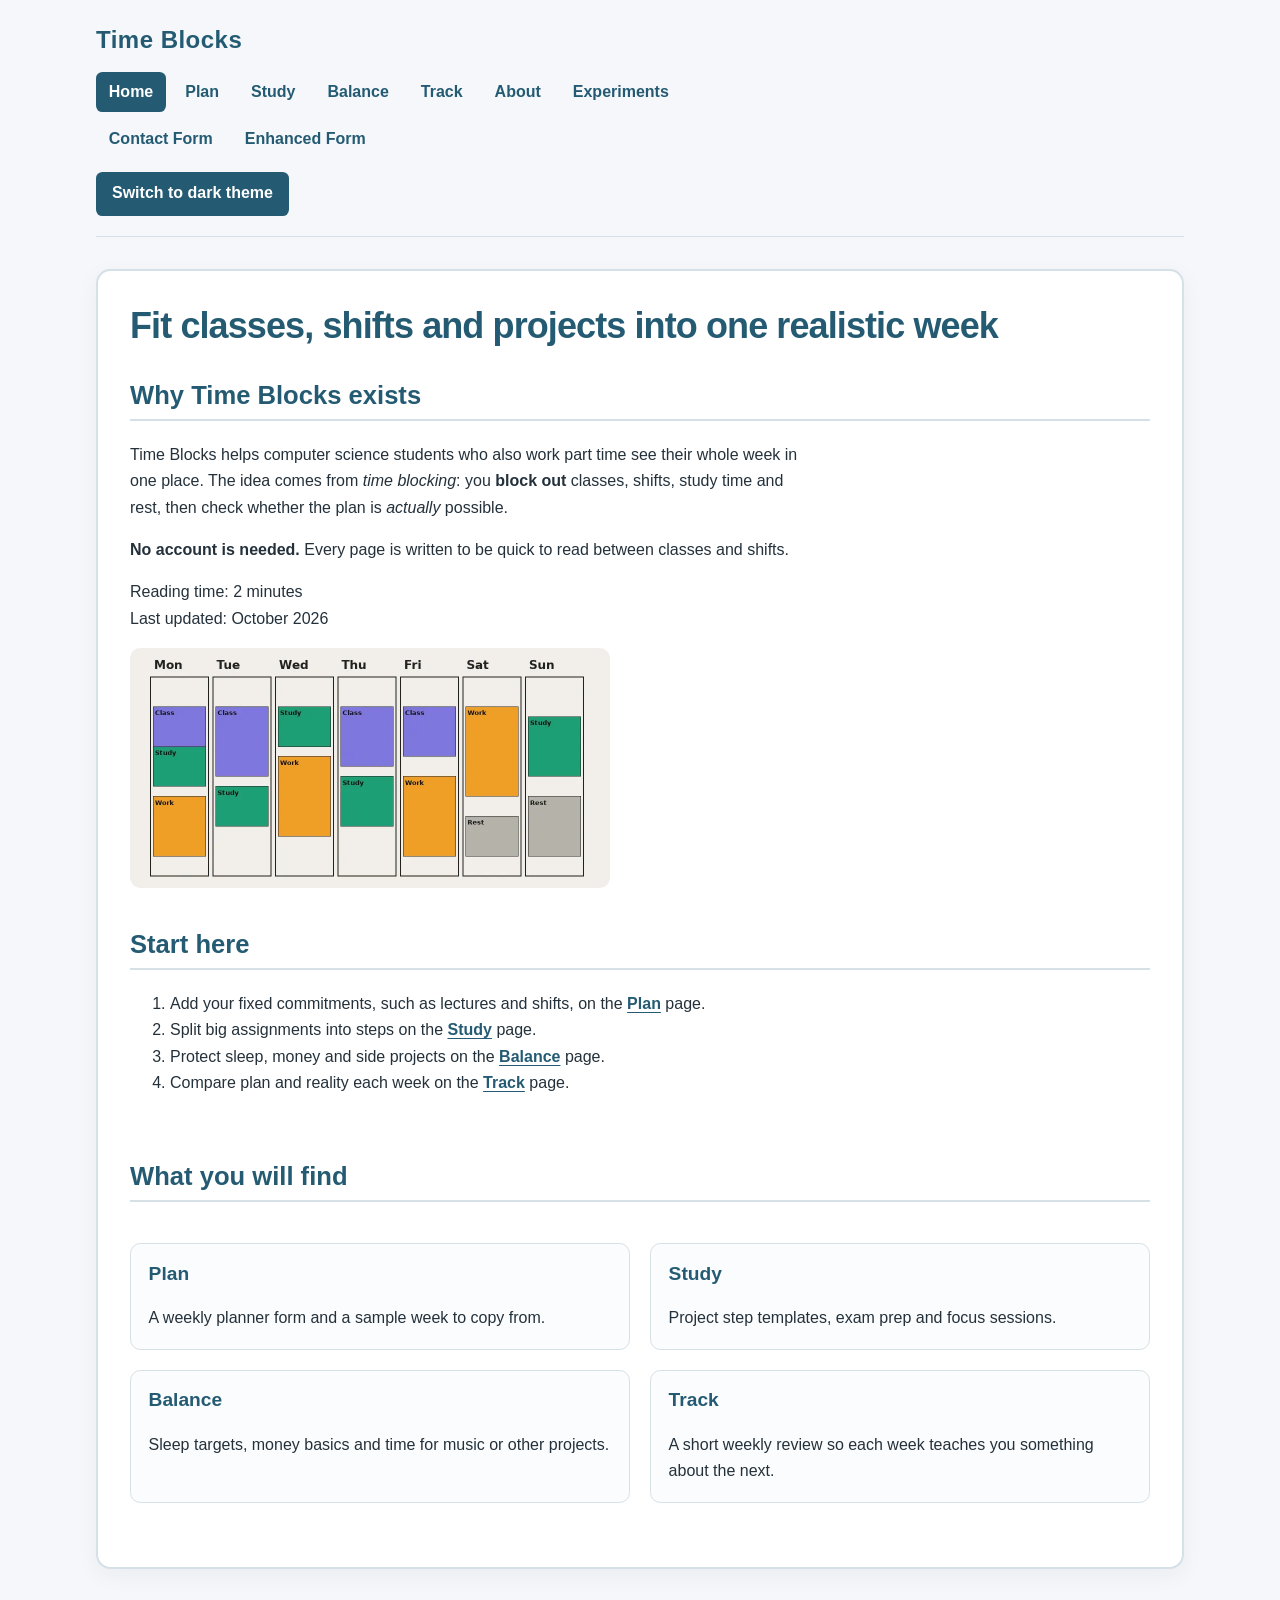
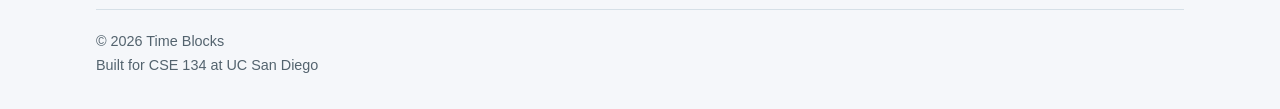
<file: part2/index.html>
<!DOCTYPE html>
<html lang="en">
<head>
<meta charset="utf-8">
<meta name="viewport" content="width=device-width, initial-scale=1">
<meta name="description" content="Time Blocks helps computer science students who work part time plan one realistic week.">
<title>Home | Time Blocks</title>
<link rel="stylesheet" href="styles.css">
<script async src="https://www.googletagmanager.com/gtag/js?id=G-XXXXXXXXXX"></script>
<script src="js/hello-world.js" defer></script>
<script src="theme.js"></script>
</head>
<body>
<header>
<p><b>Time Blocks</b></p>
<nav aria-label="Main">
<ul>
<li><a href="index.html" aria-current="page">Home</a></li>
<li><a href="plan.html">Plan</a></li>
<li><a href="study.html">Study</a></li>
<li><a href="balance.html">Balance</a></li>
<li><a href="track.html">Track</a></li>
<li><a href="about.html">About</a></li>
<li><a href="experiments.html">Experiments</a></li>
<li><a href="form-no-js.html">Contact Form</a></li>
<li><a href="form-with-js.html">Enhanced Form</a></li>
</ul>
</nav>
</header>
<main>
<h1>Fit classes, shifts and projects into one realistic week</h1>
<noscript>
<p>This site is plain HTML and works without JavaScript.</p>
</noscript>
<section>
<h2>Why Time Blocks exists</h2>
<p>Time Blocks helps computer science students who also work part time see their whole week in one place. The idea comes from <i>time blocking</i>: you <b>block out</b> classes, shifts, study time and rest, then check whether the plan is <em>actually</em> possible.</p>
<p><strong>No account is needed.</strong> Every page is written to be quick to read between classes and shifts.</p>
<p><span>Reading time: 2 minutes</span><br>
Last updated: October 2026</p>
<picture>
<source srcset="images/hero.webp" type="image/webp">
<img src="images/hero.jpg" alt="A sample weekly planner with color-coded blocks for class, work, study and rest" width="480" height="240">
</picture>
</section>
<section>
<h2>Start here</h2>
<ol>
<li>Add your fixed commitments, such as lectures and shifts, on the <a href="plan.html">Plan</a> page.</li>
<li>Split big assignments into steps on the <a href="study.html">Study</a> page.</li>
<li>Protect sleep, money and side projects on the <a href="balance.html">Balance</a> page.</li>
<li>Compare plan and reality each week on the <a href="track.html">Track</a> page.</li>
</ol>
</section>
<section class="card-grid">
<h2>What you will find</h2>
<article>
<h3>Plan</h3>
<p>A weekly planner form and a sample week to copy from.</p>
</article>
<article>
<h3>Study</h3>
<p>Project step templates, exam prep and focus sessions.</p>
</article>
<article>
<h3>Balance</h3>
<p>Sleep targets, money basics and time for music or other projects.</p>
</article>
<article>
<h3>Track</h3>
<p>A short weekly review so each week teaches you something about the next.</p>
</article>
</section>
</main>
<footer>
<p>&copy; 2026 Time Blocks<br>
Built for CSE 134 at UC San Diego</p>
<hello-world></hello-world>
</footer>
</body>
</html>
</file>
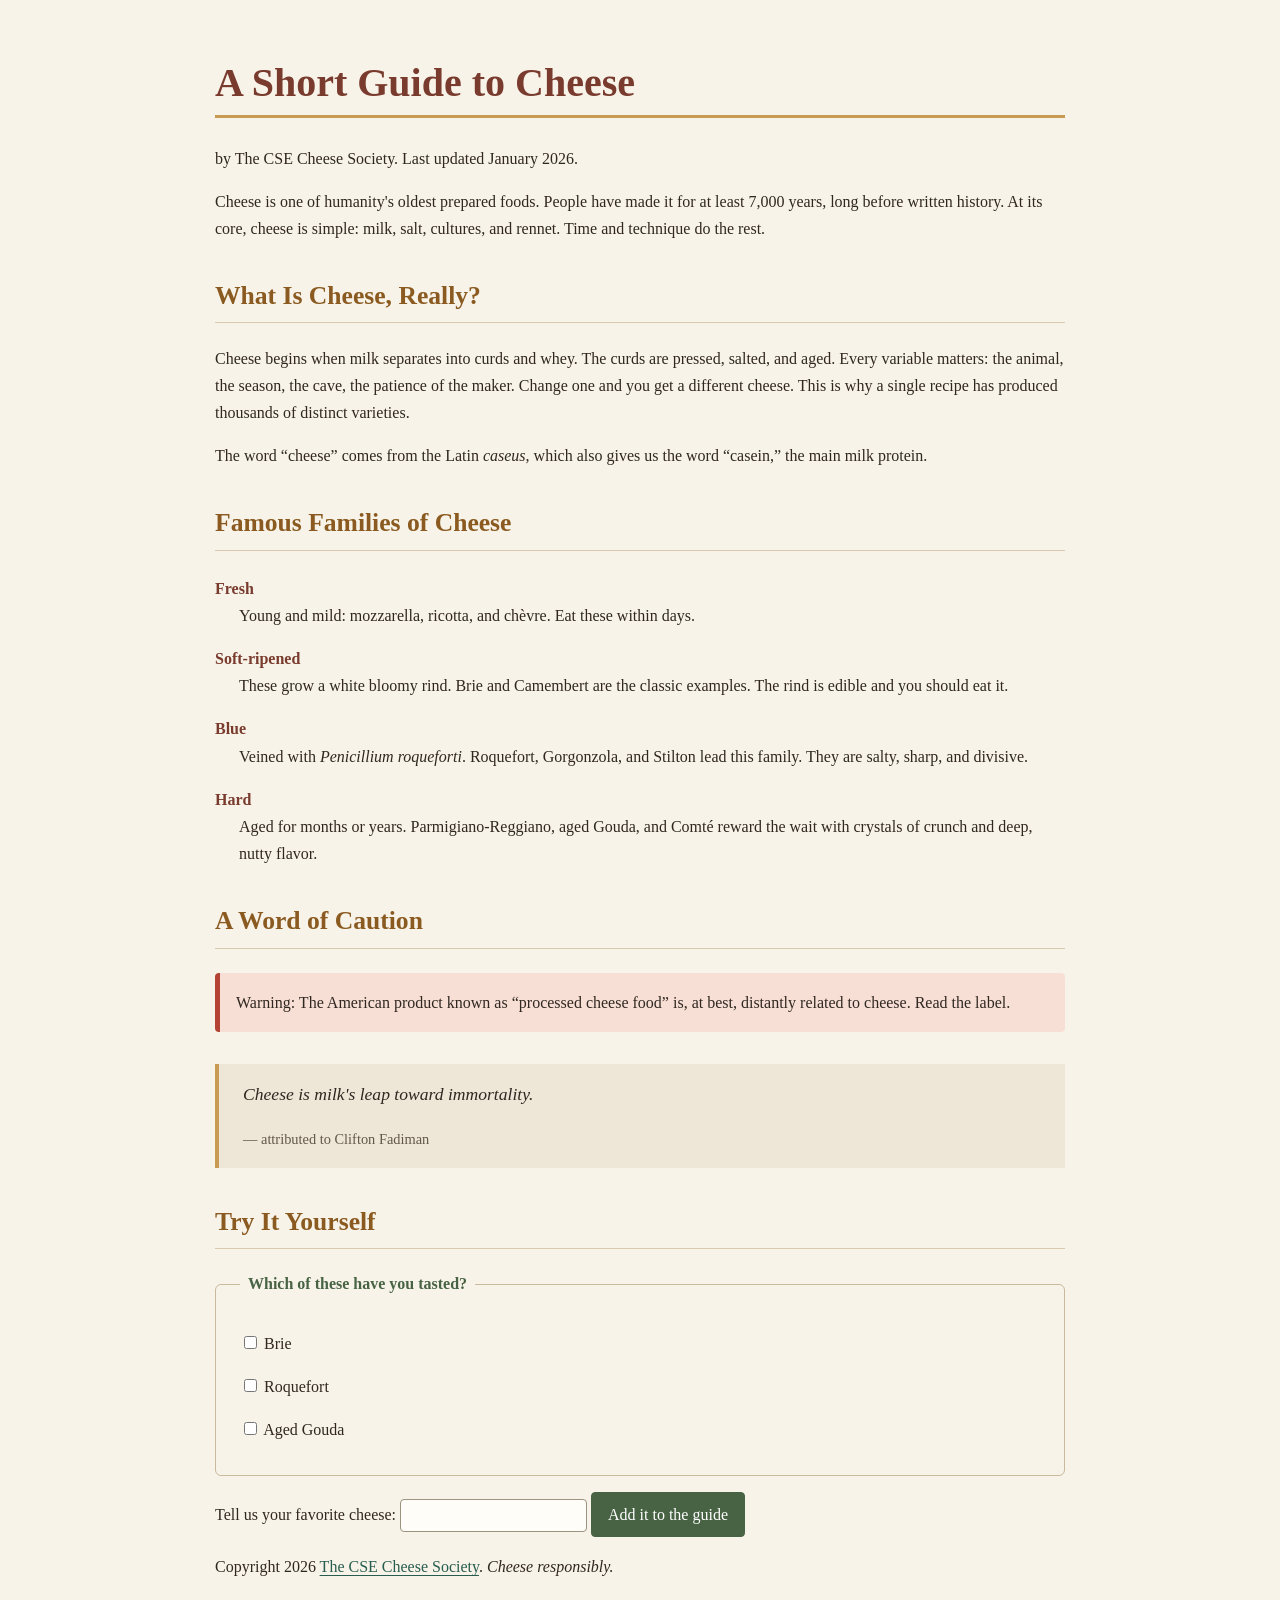
<file: part1/cheese.html>
<!DOCTYPE html>
<html lang="en">
<head>
  <meta charset="UTF-8">
  <meta name="viewport" content="width=device-width, initial-scale=1">
  <title>A Short Guide to Cheese</title>
  <link rel="stylesheet" href="cheese.css">
</head>
<body>
  <header>
    <h1>A Short Guide to Cheese</h1>
    <p>by The CSE Cheese Society. Last updated <time datetime="2026-01">January 2026</time>.</p>
  </header>

  <main>
    <article>
      <p>Cheese is one of humanity's oldest prepared foods. People have made
      it for at least 7,000 years, long before written history. At its core,
      cheese is simple: milk, salt, cultures, and rennet. Time and technique
      do the rest.</p>

      <section>
        <h2>What Is Cheese, Really?</h2>
        <p>Cheese begins when milk separates into curds and whey. The curds
        are pressed, salted, and aged. Every variable matters: the animal,
        the season, the cave, the patience of the maker. Change one and you
        get a different cheese. This is why a single recipe has produced
        thousands of distinct varieties.</p>
        <p>The word <q>cheese</q> comes from the Latin
        <span class="latin" lang="la">caseus</span>, which also gives us the word
        <q>casein,</q> the main milk protein.</p>
      </section>

      <section>
        <h2>Famous Families of Cheese</h2>

        <dl>
          <dt>Fresh</dt>
          <dd>Young and mild: mozzarella, ricotta, and
          <span lang="fr">chèvre</span>. Eat these within days.</dd>

          <dt>Soft-ripened</dt>
          <dd>These grow a white bloomy rind. Brie and Camembert are the
          classic examples. The rind is edible and you should eat it.</dd>

          <dt>Blue</dt>
          <dd>Veined with <span class="latin" lang="la">Penicillium
          roqueforti</span>. Roquefort, Gorgonzola, and Stilton lead this
          family. They are salty, sharp, and divisive.</dd>

          <dt>Hard</dt>
          <dd>Aged for months or years. Parmigiano-Reggiano, aged Gouda,
          and <span lang="fr">Comté</span> reward the wait with crystals
          of crunch and deep, nutty flavor.</dd>
        </dl>
      </section>

      <section>
        <h2>A Word of Caution</h2>
        <p id="warning">Warning: The American product known as
        <q>processed cheese food</q> is, at best, distantly related to
        cheese. Read the label.</p>

        <blockquote>
          <p>Cheese is milk's leap toward immortality.</p>
          <footer>— attributed to Clifton Fadiman</footer>
        </blockquote>
      </section>

      <section>
        <h2>Try It Yourself</h2>
        <form>
          <fieldset>
            <legend>Which of these have you tasted?</legend>
            <p><input type="checkbox" id="c-brie" name="tasted" value="brie">
               <label for="c-brie">Brie</label></p>
            <p><input type="checkbox" id="c-roquefort" name="tasted" value="roquefort">
               <label for="c-roquefort">Roquefort</label></p>
            <p><input type="checkbox" id="c-gouda" name="tasted" value="gouda">
               <label for="c-gouda">Aged Gouda</label></p>
          </fieldset>
          <p>
            <label for="fav">Tell us your favorite cheese:</label>
            <input type="text" id="fav" name="favorite">
            <button type="submit">Add it to the guide</button>
          </p>
        </form>
      </section>
    </article>
  </main>
  <footer>
    <p>Copyright 2026 <a href="https://example.com/cheese-society">The CSE
    Cheese Society</a>. <em>Cheese responsibly.</em></p>
  </footer>
</body>
</html>
</file>
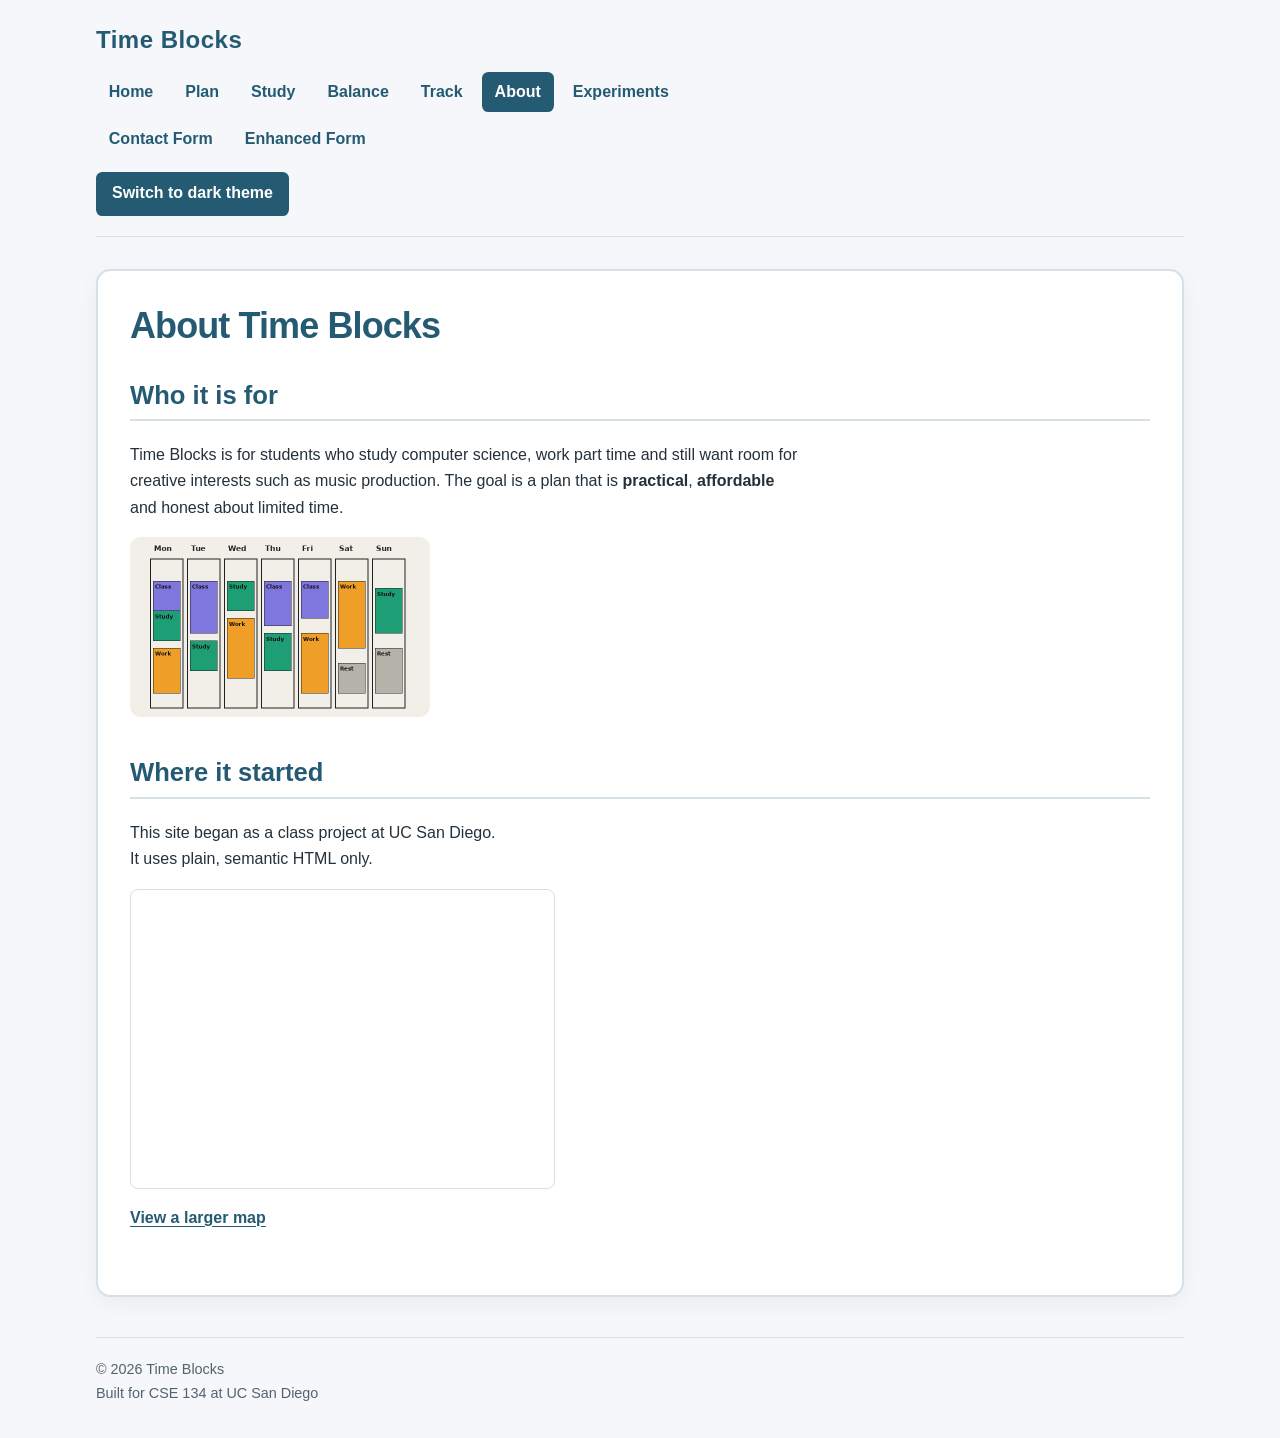
<file: part2/about.html>
<!DOCTYPE html>
<html lang="en">
<head>
<meta charset="utf-8">
<meta name="viewport" content="width=device-width, initial-scale=1">
<meta name="description" content="Who Time Blocks is for and where it comes from.">
<title>About | Time Blocks</title>
<link rel="stylesheet" href="styles.css">
<script src="theme.js"></script>
</head>
<body>
<header>
<p><b>Time Blocks</b></p>
<nav aria-label="Main">
<ul>
<li><a href="index.html">Home</a></li>
<li><a href="plan.html">Plan</a></li>
<li><a href="study.html">Study</a></li>
<li><a href="balance.html">Balance</a></li>
<li><a href="track.html">Track</a></li>
<li><a href="about.html" aria-current="page">About</a></li>
<li><a href="experiments.html">Experiments</a></li>
<li><a href="form-no-js.html">Contact Form</a></li>
<li><a href="form-with-js.html">Enhanced Form</a></li>
</ul>
</nav>
</header>
<main>
<h1>About Time Blocks</h1>
<section>
<h2>Who it is for</h2>
<p>Time Blocks is for students who study computer science, work part time and still want room for creative interests such as music production. The goal is a plan that is <b>practical</b>, <b>affordable</b> and honest about limited time.</p>
<img src="images/planner-preview.png" alt="Preview of a color-coded weekly planner" width="300" height="180">
</section>
<section>
<h2>Where it started</h2>
<p>This site began as a class project at UC San Diego.<br>
It uses plain, semantic HTML only.</p>
<iframe src="https://www.openstreetmap.org/export/embed.html?bbox=-117.2480%2C32.8690%2C-117.2280%2C32.8830&amp;layer=mapnik" title="Map of the UC San Diego campus" width="425" height="300" loading="lazy"></iframe>
<p><a href="https://www.openstreetmap.org/#map=15/32.8780/-117.2380">View a larger map</a></p>
</section>
</main>
<footer>
<p>&copy; 2026 Time Blocks<br>
Built for CSE 134 at UC San Diego</p>

</footer>
</body>
</html>
</file>
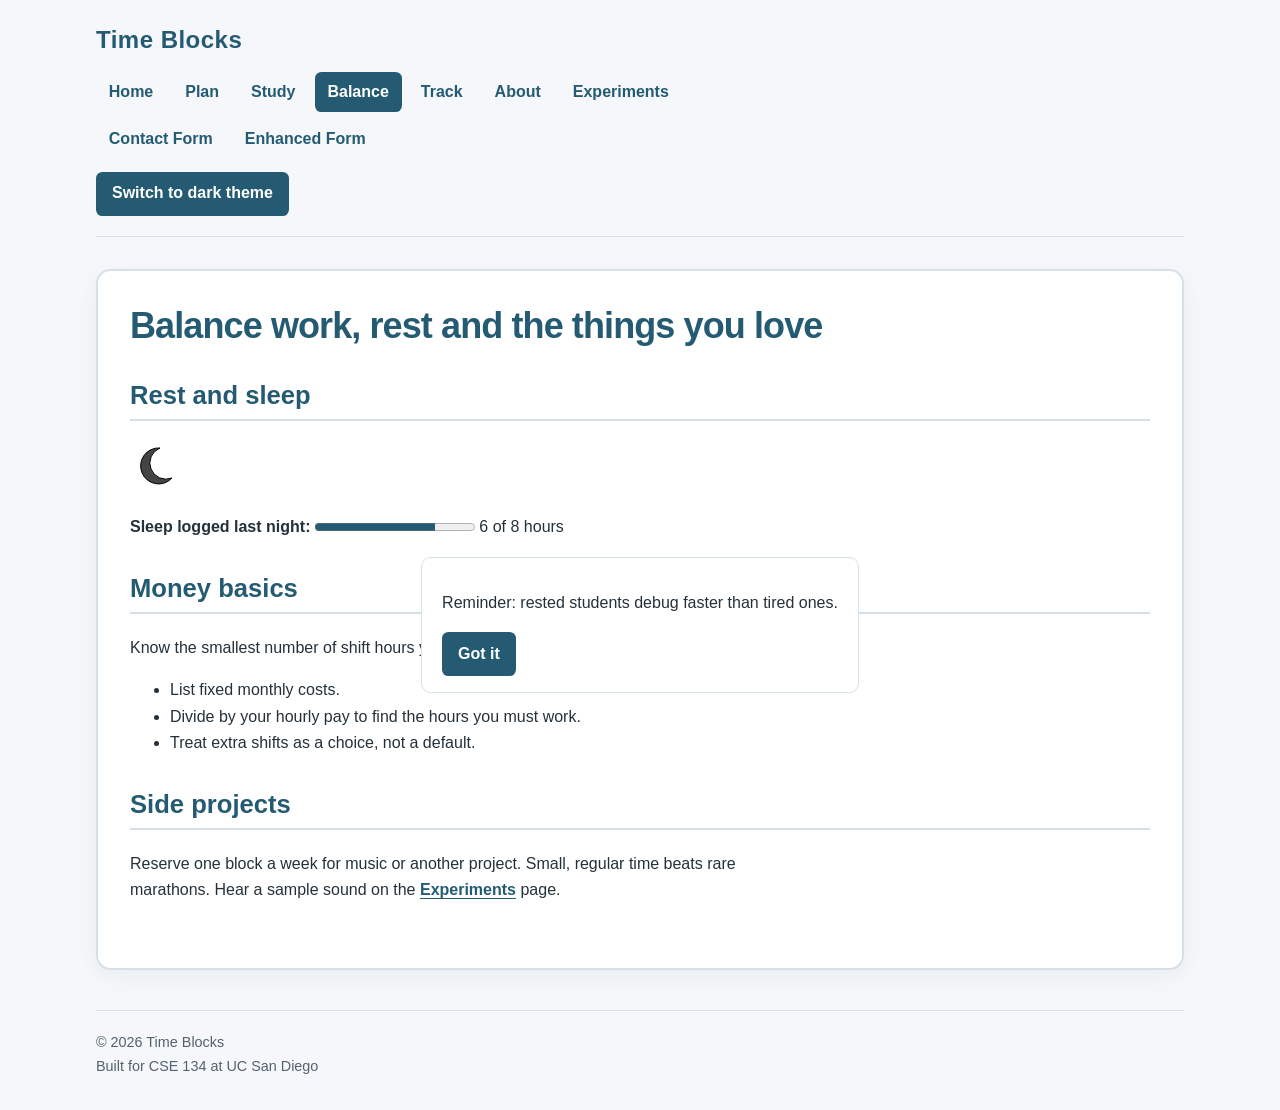
<file: part2/balance.html>
<!DOCTYPE html>
<html lang="en">
<head>
<meta charset="utf-8">
<meta name="viewport" content="width=device-width, initial-scale=1">
<meta name="description" content="Protect sleep, manage money and keep time for music and side projects.">
<title>Balance | Time Blocks</title>
<link rel="stylesheet" href="styles.css">
<script src="theme.js"></script>
</head>
<body>
<header>
<p><b>Time Blocks</b></p>
<nav aria-label="Main">
<ul>
<li><a href="index.html">Home</a></li>
<li><a href="plan.html">Plan</a></li>
<li><a href="study.html">Study</a></li>
<li><a href="balance.html" aria-current="page">Balance</a></li>
<li><a href="track.html">Track</a></li>
<li><a href="about.html">About</a></li>
<li><a href="experiments.html">Experiments</a></li>
<li><a href="form-no-js.html">Contact Form</a></li>
<li><a href="form-with-js.html">Enhanced Form</a></li>
</ul>
</nav>
</header>
<main>
<h1>Balance work, rest and the things you love</h1>
<section>
<h2>Rest and sleep</h2>
<svg width="48" height="48" viewBox="0 0 48 48" role="img" aria-labelledby="moon-title">
<title id="moon-title">Crescent moon</title>
<path d="M30 6a18 18 0 1 0 12 30A14 14 0 0 1 30 6z" fill="#444444" stroke="#000000" stroke-width="1"></path>
</svg>
<p><label for="sleep">Sleep logged last night:</label>
<progress id="sleep" value="6" max="8">6 of 8 hours</progress>
<span>6 of 8 hours</span></p>
<dialog open>
<p>Reminder: rested students debug faster than tired ones.</p>
<form method="dialog">
<button type="submit">Got it</button>
</form>
</dialog>
</section>
<section>
<h2>Money basics</h2>
<p>Know the smallest number of shift hours you need, then plan school around that number.</p>
<ul>
<li>List fixed monthly costs.</li>
<li>Divide by your hourly pay to find the hours you must work.</li>
<li>Treat extra shifts as a choice, not a default.</li>
</ul>
</section>
<section>
<h2>Side projects</h2>
<p>Reserve one block a week for music or another project. Small, regular time beats rare marathons. Hear a sample sound on the <a href="experiments.html">Experiments</a> page.</p>
</section>
</main>
<footer>
<p>&copy; 2026 Time Blocks<br>
Built for CSE 134 at UC San Diego</p>

</footer>
</body>
</html>
</file>
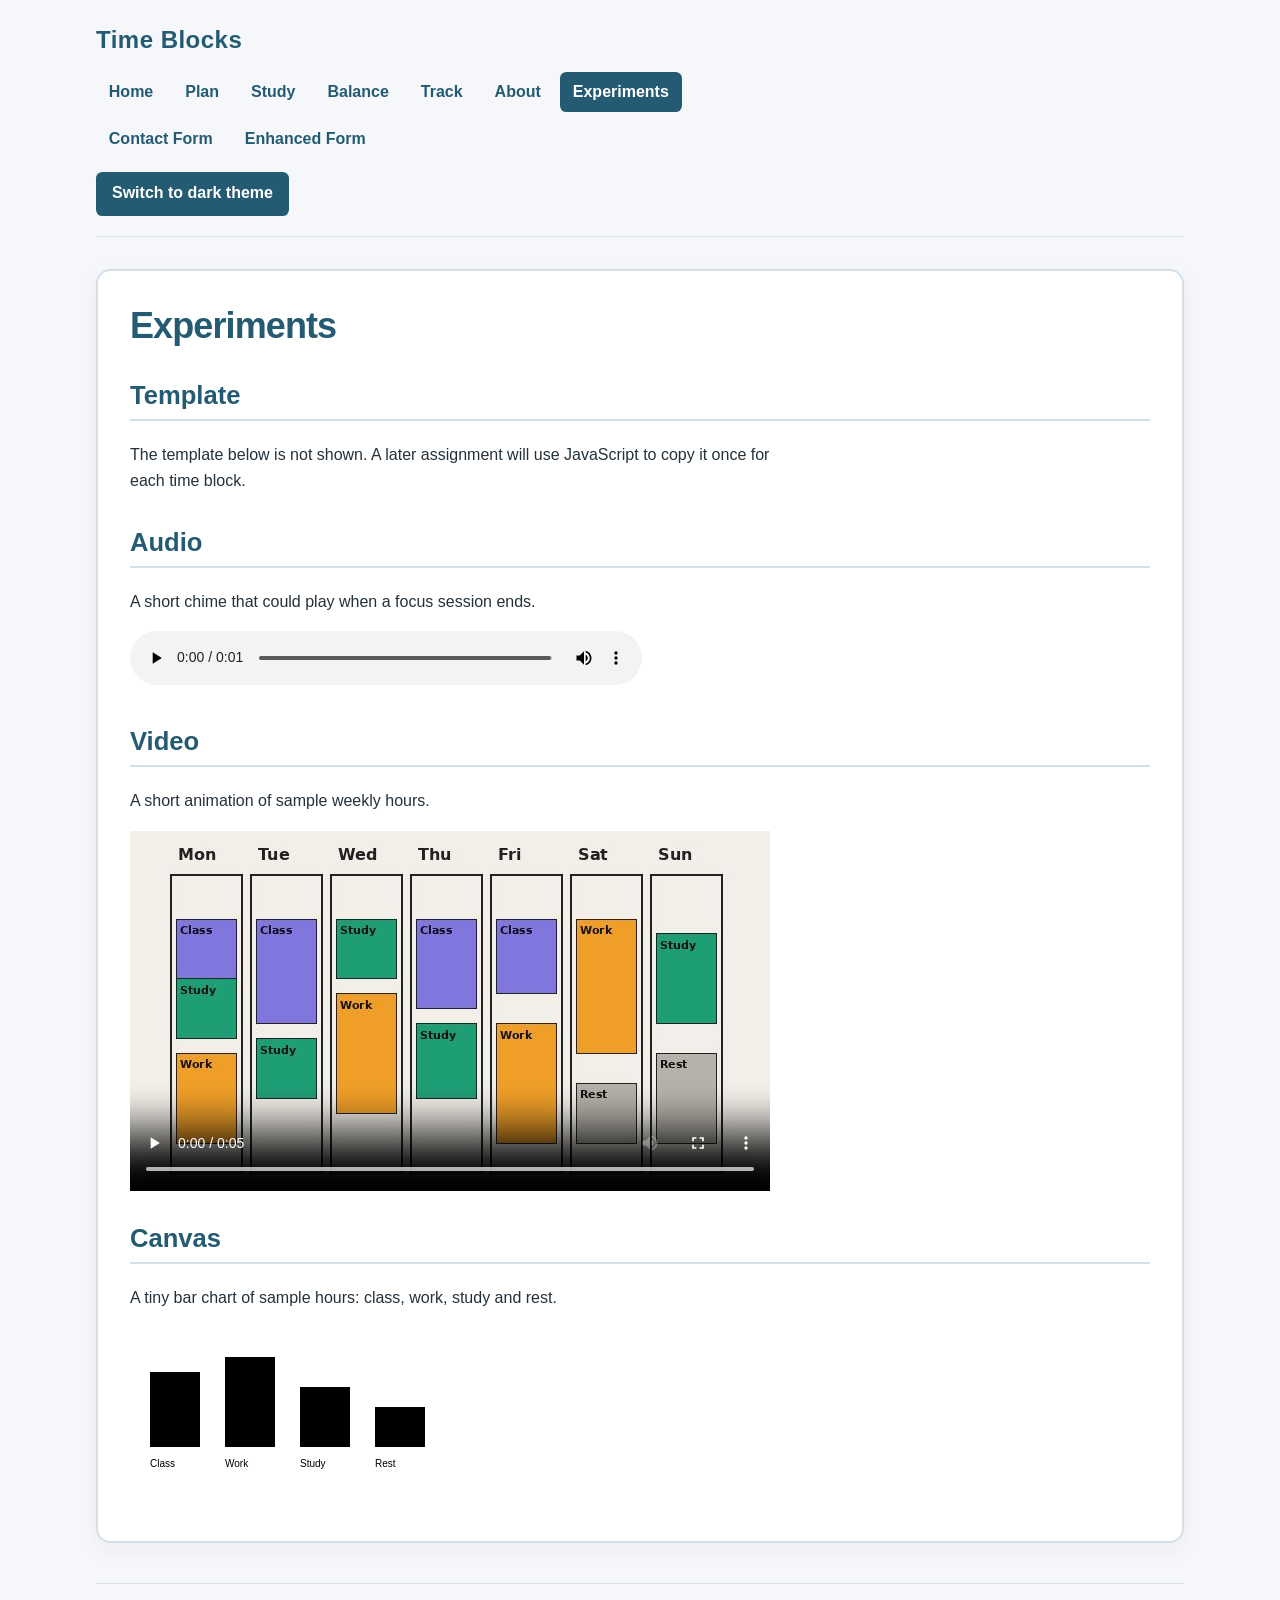
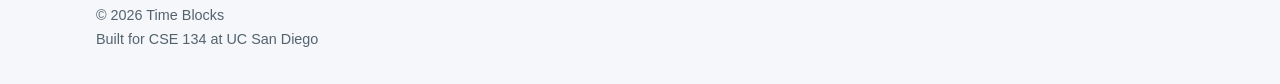
<file: part2/experiments.html>
<!DOCTYPE html>
<html lang="en">
<head>
<meta charset="utf-8">
<meta name="viewport" content="width=device-width, initial-scale=1">
<meta name="description" content="Experimental HTML tags: template, audio, video, canvas and source.">
<title>Experiments | Time Blocks</title>
<link rel="stylesheet" href="styles.css">
<script src="js/hello-world.js" defer></script>
<script src="theme.js"></script>
</head>
<body>
<header>
<p><b>Time Blocks</b></p>
<nav aria-label="Main">
<ul>
<li><a href="index.html">Home</a></li>
<li><a href="plan.html">Plan</a></li>
<li><a href="study.html">Study</a></li>
<li><a href="balance.html">Balance</a></li>
<li><a href="track.html">Track</a></li>
<li><a href="about.html">About</a></li>
<li><a href="experiments.html" aria-current="page">Experiments</a></li>
<li><a href="form-no-js.html">Contact Form</a></li>
<li><a href="form-with-js.html">Enhanced Form</a></li>
</ul>
</nav>
</header>
<main>
<h1>Experiments</h1>
<section>
<h2>Template</h2>
<p>The template below is not shown. A later assignment will use JavaScript to copy it once for each time block.</p>
<template id="block-template">
<article>
<h3>Block name</h3>
<p><span>start time</span>, <span>length</span></p>
</article>
</template>
</section>
<section>
<h2>Audio</h2>
<p>A short chime that could play when a focus session ends.</p>
<audio controls>
<source src="media/chime.mp3" type="audio/mpeg">
<source src="media/chime.ogg" type="audio/ogg">
<p>Your browser does not support audio. <a href="media/chime.mp3">Download the chime</a>.</p>
</audio>
</section>
<section>
<h2>Video</h2>
<p>A short animation of sample weekly hours.</p>
<video controls width="640" height="360" poster="images/video-poster.jpg">
<source src="media/week-demo.mp4" type="video/mp4">
<source src="media/week-demo.webm" type="video/webm">
<p>Your browser does not support video. <a href="media/week-demo.mp4">Download the video</a>.</p>
</video>
</section>
<section>
<h2>Canvas</h2>
<p>A tiny bar chart of sample hours: class, work, study and rest.</p>
<canvas id="hours-chart" width="320" height="150">
<p>Bar chart of sample hours: class 15, work 18, study 12, rest 8.</p>
</canvas>
<script>
const canvas = document.getElementById("hours-chart");
const ctx = canvas.getContext("2d");
const labels = ["Class", "Work", "Study", "Rest"];
const hours = [15, 18, 12, 8];
hours.forEach((h, i) => {
  ctx.fillRect(20 + i * 75, 120 - h * 5, 50, h * 5);
  ctx.fillText(labels[i], 20 + i * 75, 140);
});
</script>
</section>
</main>
<footer>
<p>&copy; 2026 Time Blocks<br>
Built for CSE 134 at UC San Diego</p>
<hello-world></hello-world>
</footer>
</body>
</html>
</file>
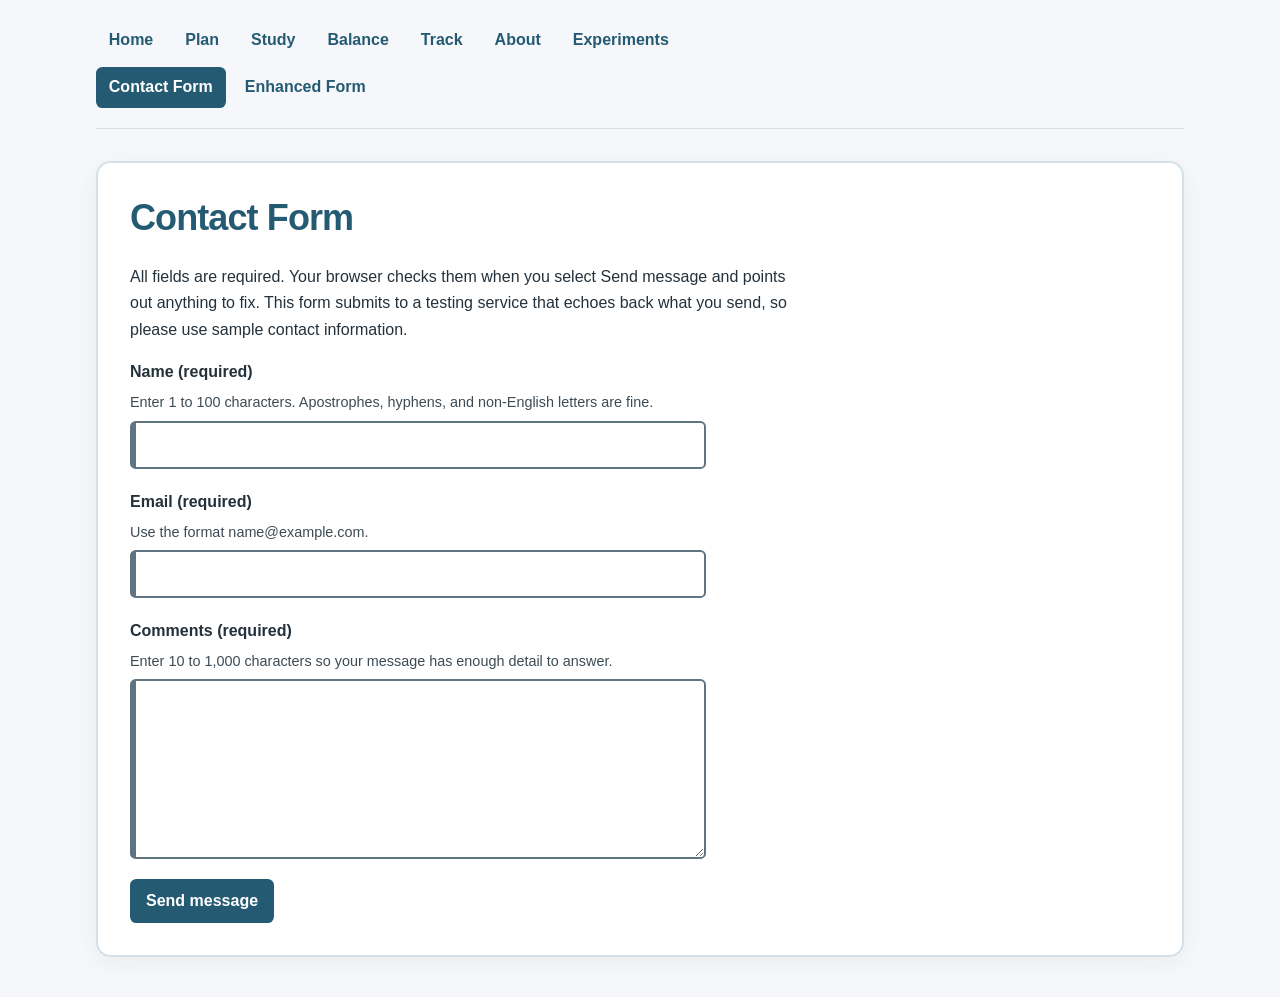
<file: part2/form-no-js.html>
<!DOCTYPE html>
<html lang="en">
<head>
  <meta charset="utf-8">
  <meta name="viewport" content="width=device-width, initial-scale=1">
  <title>Contact Form (No JavaScript) | Kiame McCartha</title>
  <link rel="stylesheet" href="styles.css">
</head>
<body>
  <header>
    <!-- Replace this nav with your portfolio's nav and keep the new link -->
    <nav aria-label="Main">
      <ul>
        <li><a href="index.html">Home</a></li>
        <li><a href="plan.html">Plan</a></li>
        <li><a href="study.html">Study</a></li>
        <li><a href="balance.html">Balance</a></li>
        <li><a href="track.html">Track</a></li>
        <li><a href="about.html">About</a></li>
        <li><a href="experiments.html">Experiments</a></li>
        <li><a href="form-no-js.html" aria-current="page">Contact Form</a></li>
        <li><a href="form-with-js.html">Enhanced Form</a></li>
      </ul>
    </nav>
  </header>

  <main>
    <h1>Contact Form</h1>
    <p id="form-help">All fields are required. Your browser checks them when you select Send message and points out anything to fix. This form submits to a testing service that echoes back what you send, so please use sample contact information.</p>

    <form action="https://httpbin.org/post" method="post" aria-describedby="form-help">
      <input type="hidden" name="possible_bot" value="true">

      <div class="form-field">
        <label for="name">Name (required)</label>
        <p id="name-hint" class="hint">Enter 1 to 100 characters. Apostrophes, hyphens, and non-English letters are fine.</p>
        <input type="text" id="name" name="name" autocomplete="name"
               required minlength="1" maxlength="100" aria-describedby="name-hint">
      </div>

      <div class="form-field">
        <label for="email">Email (required)</label>
        <p id="email-hint" class="hint">Use the format name@example.com.</p>
        <input type="email" id="email" name="email" autocomplete="email"
               required aria-describedby="email-hint">
      </div>

      <div class="form-field">
        <label for="comments">Comments (required)</label>
        <p id="comments-hint" class="hint">Enter 10 to 1,000 characters so your message has enough detail to answer.</p>
        <textarea id="comments" name="comments" rows="6"
                  required minlength="10" maxlength="1000" aria-describedby="comments-hint"></textarea>
      </div>

      <button type="submit">Send message</button>
    </form>
  </main>
</body>
</html>
</file>
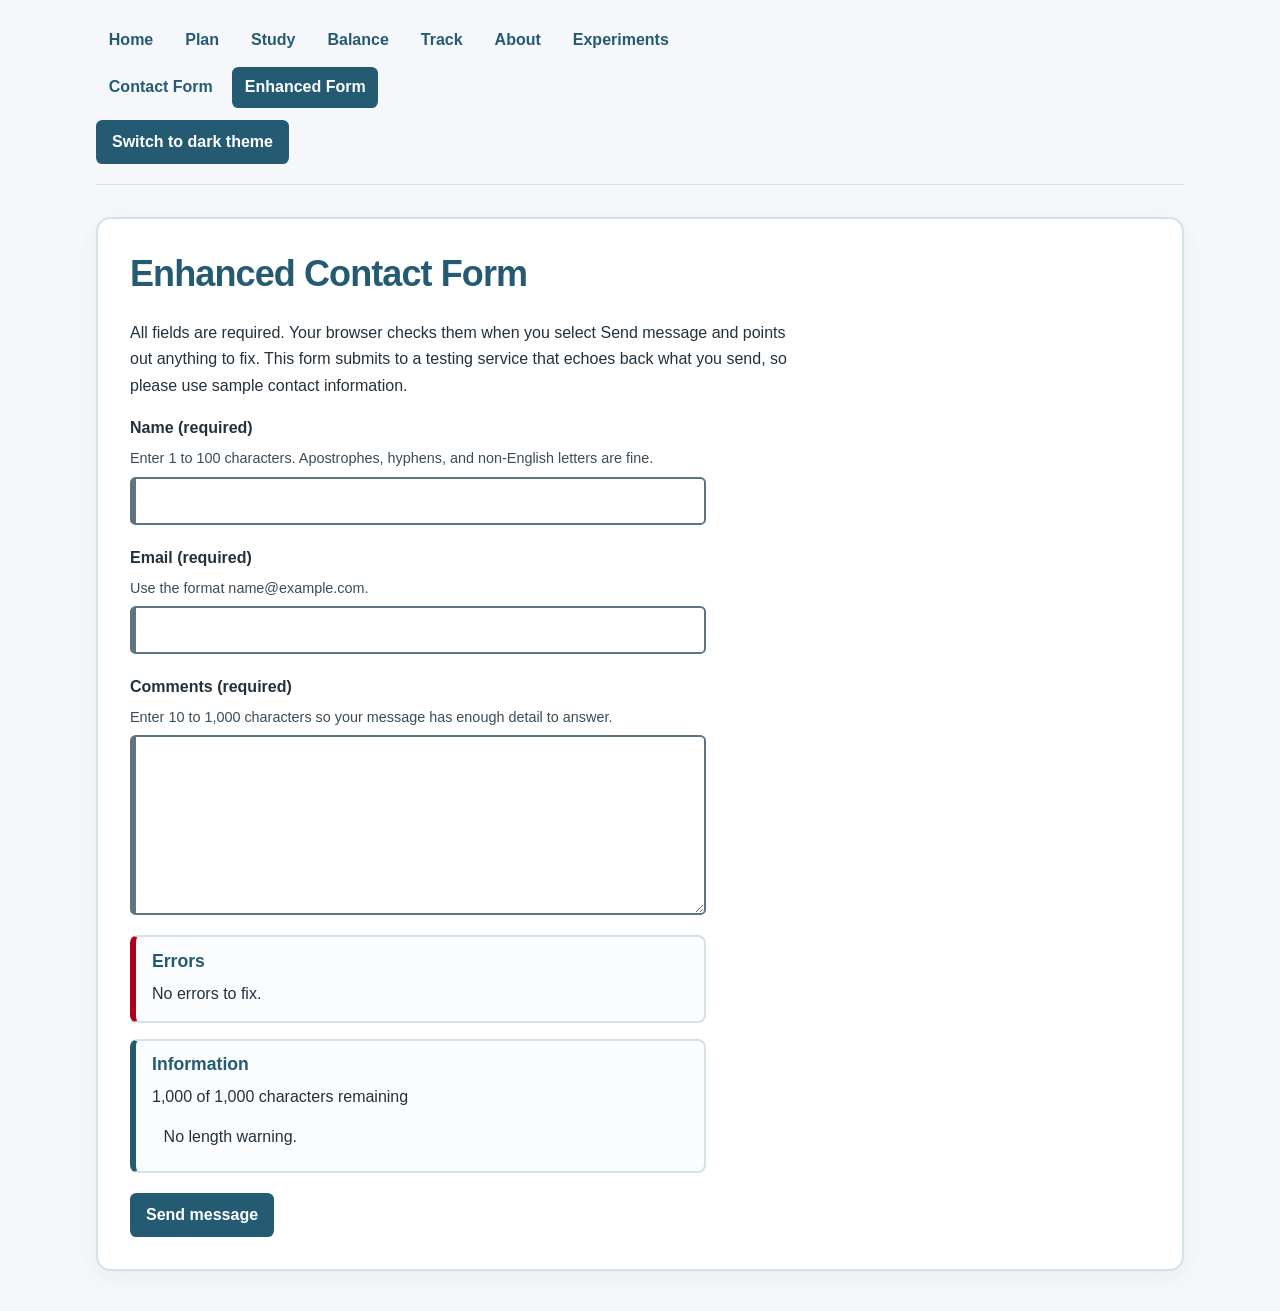
<file: part2/form-with-js.html>
<!DOCTYPE html>
<html lang="en">
<head>
  <meta charset="utf-8">
  <meta name="viewport" content="width=device-width, initial-scale=1">
  <title>Enhanced Contact Form | Kiame McCartha</title>
  <link rel="stylesheet" href="styles.css">
  <script src="theme.js"></script>
  <script src="form.js" defer></script>
</head>
<body>
  <header>
    <!-- Use the same nav as your other pages, plus this page's link -->
    <nav aria-label="Main">
      <ul>
        <li><a href="index.html">Home</a></li>
        <li><a href="plan.html">Plan</a></li>
        <li><a href="study.html">Study</a></li>
        <li><a href="balance.html">Balance</a></li>
        <li><a href="track.html">Track</a></li>
        <li><a href="about.html">About</a></li>
        <li><a href="experiments.html">Experiments</a></li>
        <li><a href="form-no-js.html">Contact Form</a></li>
        <li><a href="form-with-js.html" aria-current="page">Enhanced Form</a></li>
      </ul>
    </nav>
  </header>

  <main>
    <h1>Enhanced Contact Form</h1>
    <p id="form-help">All fields are required. Your browser checks them when you select Send message and points out anything to fix. This form submits to a testing service that echoes back what you send, so please use sample contact information.</p>

    <form action="https://httpbin.org/post" method="post" aria-describedby="form-help">
      <input type="hidden" name="possible_bot" value="true">

      <div class="form-field">
        <label for="name">Name (required)</label>
        <p id="name-hint" class="hint">Enter 1 to 100 characters. Apostrophes, hyphens, and non-English letters are fine.</p>
        <input type="text" id="name" name="name" autocomplete="name"
               required minlength="1" maxlength="100" aria-describedby="name-hint">
      </div>

      <div class="form-field">
        <label for="email">Email (required)</label>
        <p id="email-hint" class="hint">Use the format name@example.com.</p>
        <input type="email" id="email" name="email" autocomplete="email"
               required aria-describedby="email-hint">
      </div>

      <div class="form-field">
        <label for="comments">Comments (required)</label>
        <p id="comments-hint" class="hint">Enter 10 to 1,000 characters so your message has enough detail to answer.</p>
        <textarea id="comments" name="comments" rows="6"
                  required minlength="10" maxlength="1000" aria-describedby="comments-hint"></textarea>
      </div>

      <!-- Hidden until form.js runs, so no-JavaScript visitors never see empty message areas -->
      <div id="messages" class="message-wrap" hidden>
        <div id="error-area" class="message-area">
          <h2>Errors</h2>
          <p id="error-none">No errors to fix.</p>
          <ul id="error-list" aria-live="polite" aria-relevant="additions text"></ul>
        </div>

        <div id="info-area" class="message-area">
          <h2>Information</h2>
          <p id="char-count"></p>
          <p id="length-status" aria-live="polite"></p>
        </div>
      </div>

      <button type="submit">Send message</button>
    </form>
  </main>
</body>
</html>
</file>
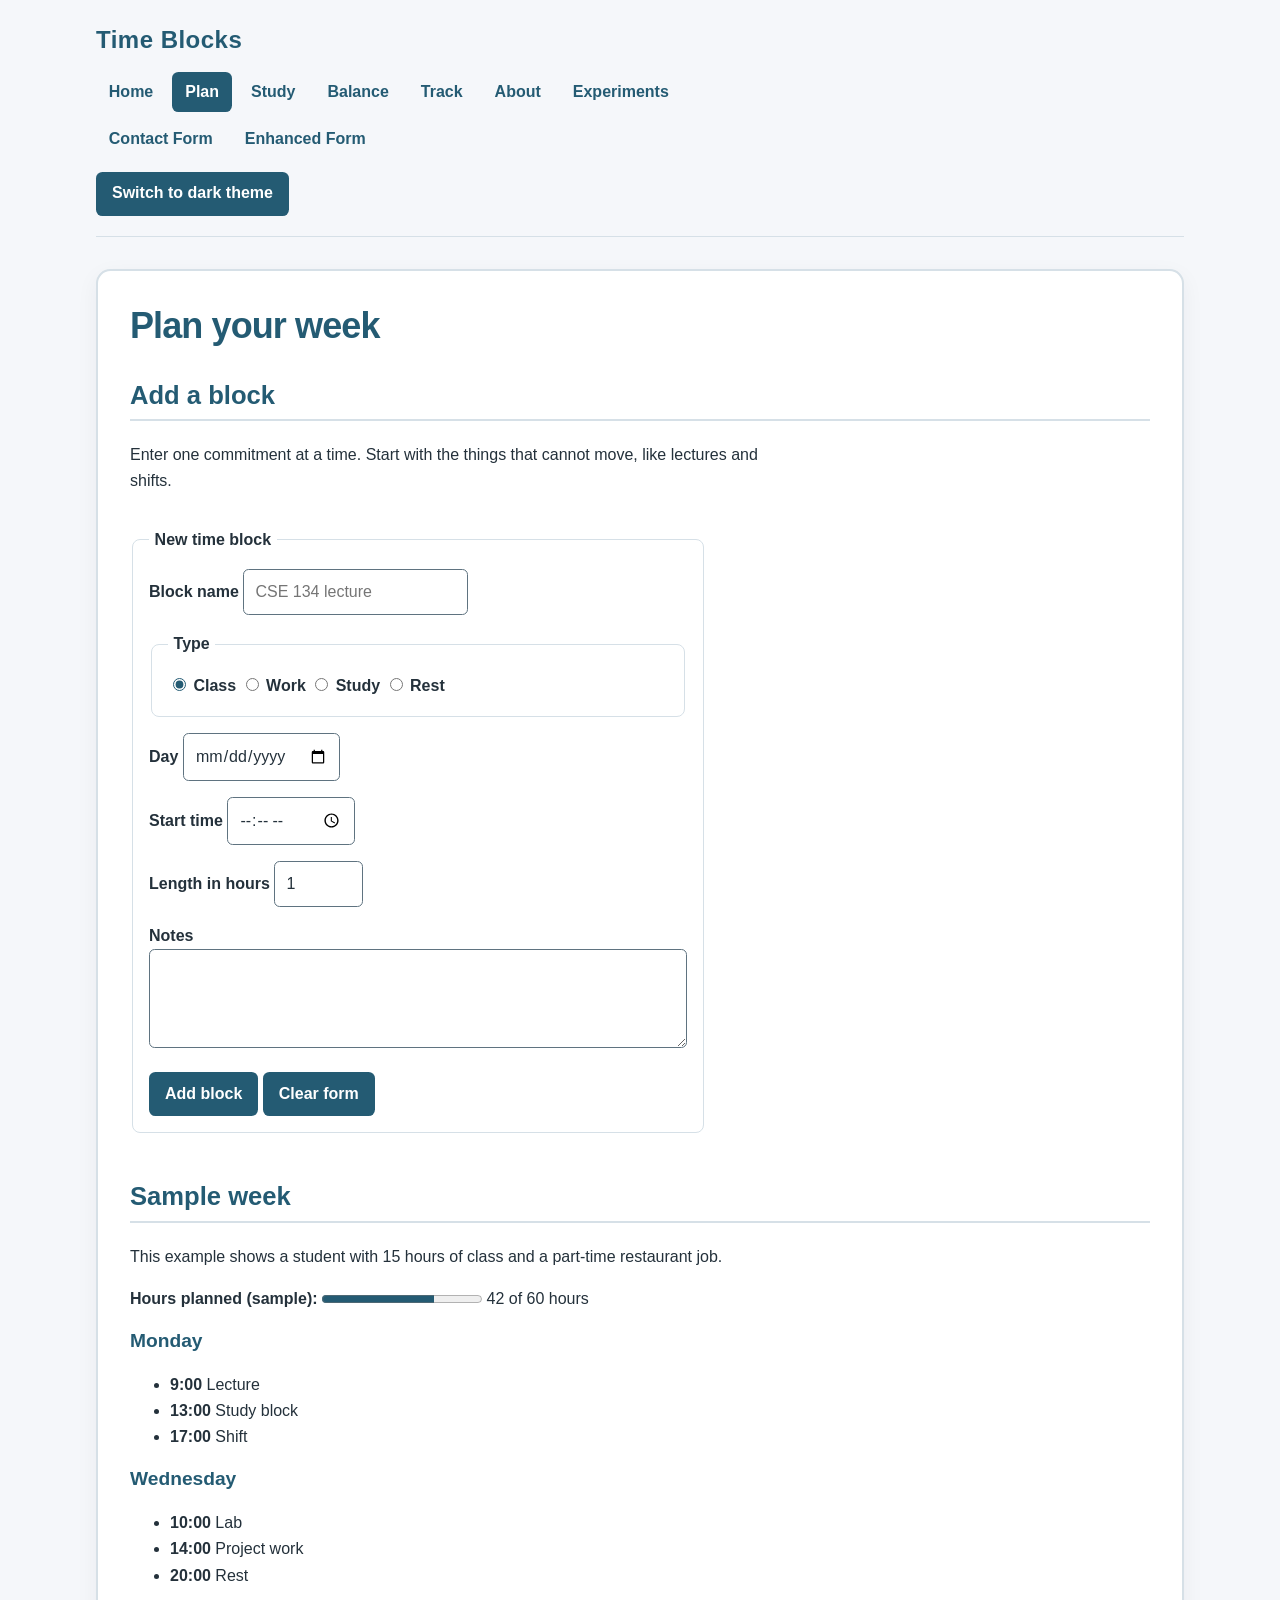
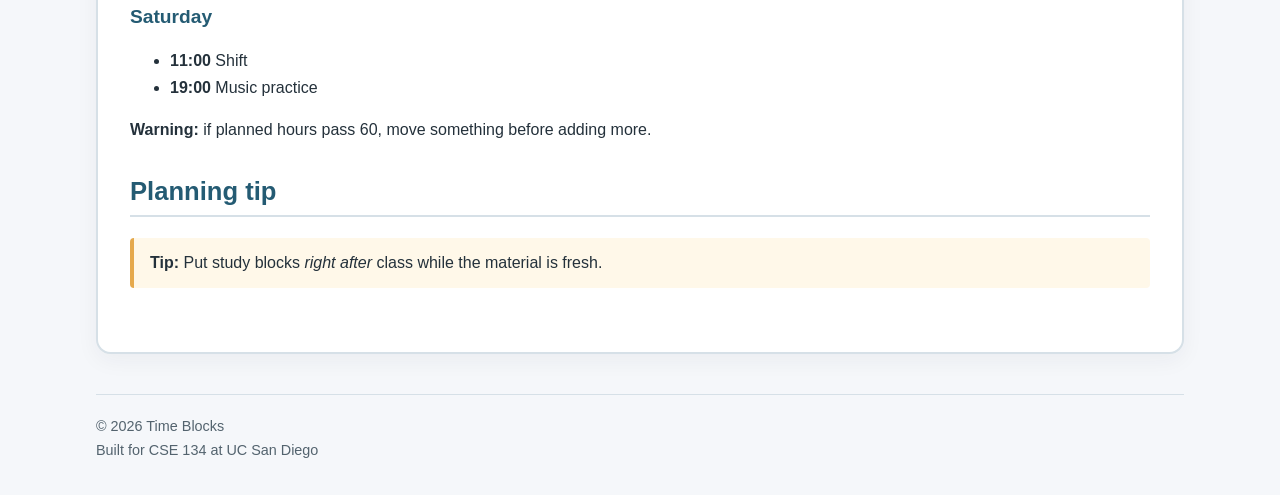
<file: part2/plan.html>
<!DOCTYPE html>
<html lang="en">
<head>
<meta charset="utf-8">
<meta name="viewport" content="width=device-width, initial-scale=1">
<meta name="description" content="Add time blocks to your week and see a sample week for a CS student with a part-time job.">
<title>Plan | Time Blocks</title>
<link rel="stylesheet" href="styles.css">
<script src="theme.js"></script>
</head>
<body>
<header>
<p><b>Time Blocks</b></p>
<nav aria-label="Main">
<ul>
<li><a href="index.html">Home</a></li>
<li><a href="plan.html" aria-current="page">Plan</a></li>
<li><a href="study.html">Study</a></li>
<li><a href="balance.html">Balance</a></li>
<li><a href="track.html">Track</a></li>
<li><a href="about.html">About</a></li>
<li><a href="experiments.html">Experiments</a></li>
<li><a href="form-no-js.html">Contact Form</a></li>
<li><a href="form-with-js.html">Enhanced Form</a></li>
</ul>
</nav>
</header>
<main>
<h1>Plan your week</h1>
<section>
<h2>Add a block</h2>
<p>Enter one commitment at a time. Start with the things that cannot move, like lectures and shifts.</p>
<form action="plan.html" method="get">
<fieldset>
<legend>New time block</legend>
<div>
<label for="block-name">Block name</label>
<input type="text" id="block-name" name="block-name" placeholder="CSE 134 lecture" required>
</div>
<fieldset>
<legend>Type</legend>
<input type="radio" id="type-class" name="type" value="class" checked>
<label for="type-class">Class</label>
<input type="radio" id="type-work" name="type" value="work">
<label for="type-work">Work</label>
<input type="radio" id="type-study" name="type" value="study">
<label for="type-study">Study</label>
<input type="radio" id="type-rest" name="type" value="rest">
<label for="type-rest">Rest</label>
</fieldset>
<p><label for="day">Day</label>
<input type="date" id="day" name="day"></p>
<p><label for="start">Start time</label>
<input type="time" id="start" name="start"></p>
<p><label for="hours">Length in hours</label>
<input type="number" id="hours" name="hours" min="0.5" max="12" step="0.5" value="1"></p>
<p><label for="notes">Notes</label><br>
<textarea id="notes" name="notes" rows="3" cols="40"></textarea></p>
<button type="submit">Add block</button>
<button type="reset">Clear form</button>
</fieldset>
</form>
</section>
<section>
<h2>Sample week</h2>
<p>This example shows a student with 15 hours of class and a part-time restaurant job.</p>
<p><label for="planned">Hours planned (sample):</label>
<progress id="planned" value="42" max="60">42 of 60 hours</progress>
<span>42 of 60 hours</span></p>
<article>
<h3>Monday</h3>
<ul>
<li><b>9:00</b> Lecture</li>
<li><b>13:00</b> Study block</li>
<li><b>17:00</b> Shift</li>
</ul>
</article>
<article>
<h3>Wednesday</h3>
<ul>
<li><b>10:00</b> Lab</li>
<li><b>14:00</b> Project work</li>
<li><b>20:00</b> Rest</li>
</ul>
</article>
<article>
<h3>Saturday</h3>
<ul>
<li><b>11:00</b> Shift</li>
<li><b>19:00</b> Music practice</li>
</ul>
</article>
<p><strong>Warning:</strong> if planned hours pass 60, move something before adding more.</p>
</section>
<section>
<h2>Planning tip</h2>
<study-tip>Put study blocks <em>right after</em> class while the material is fresh.</study-tip>
</section>
</main>
<footer>
<p>&copy; 2026 Time Blocks<br>
Built for CSE 134 at UC San Diego</p>

</footer>
</body>
</html>
</file>
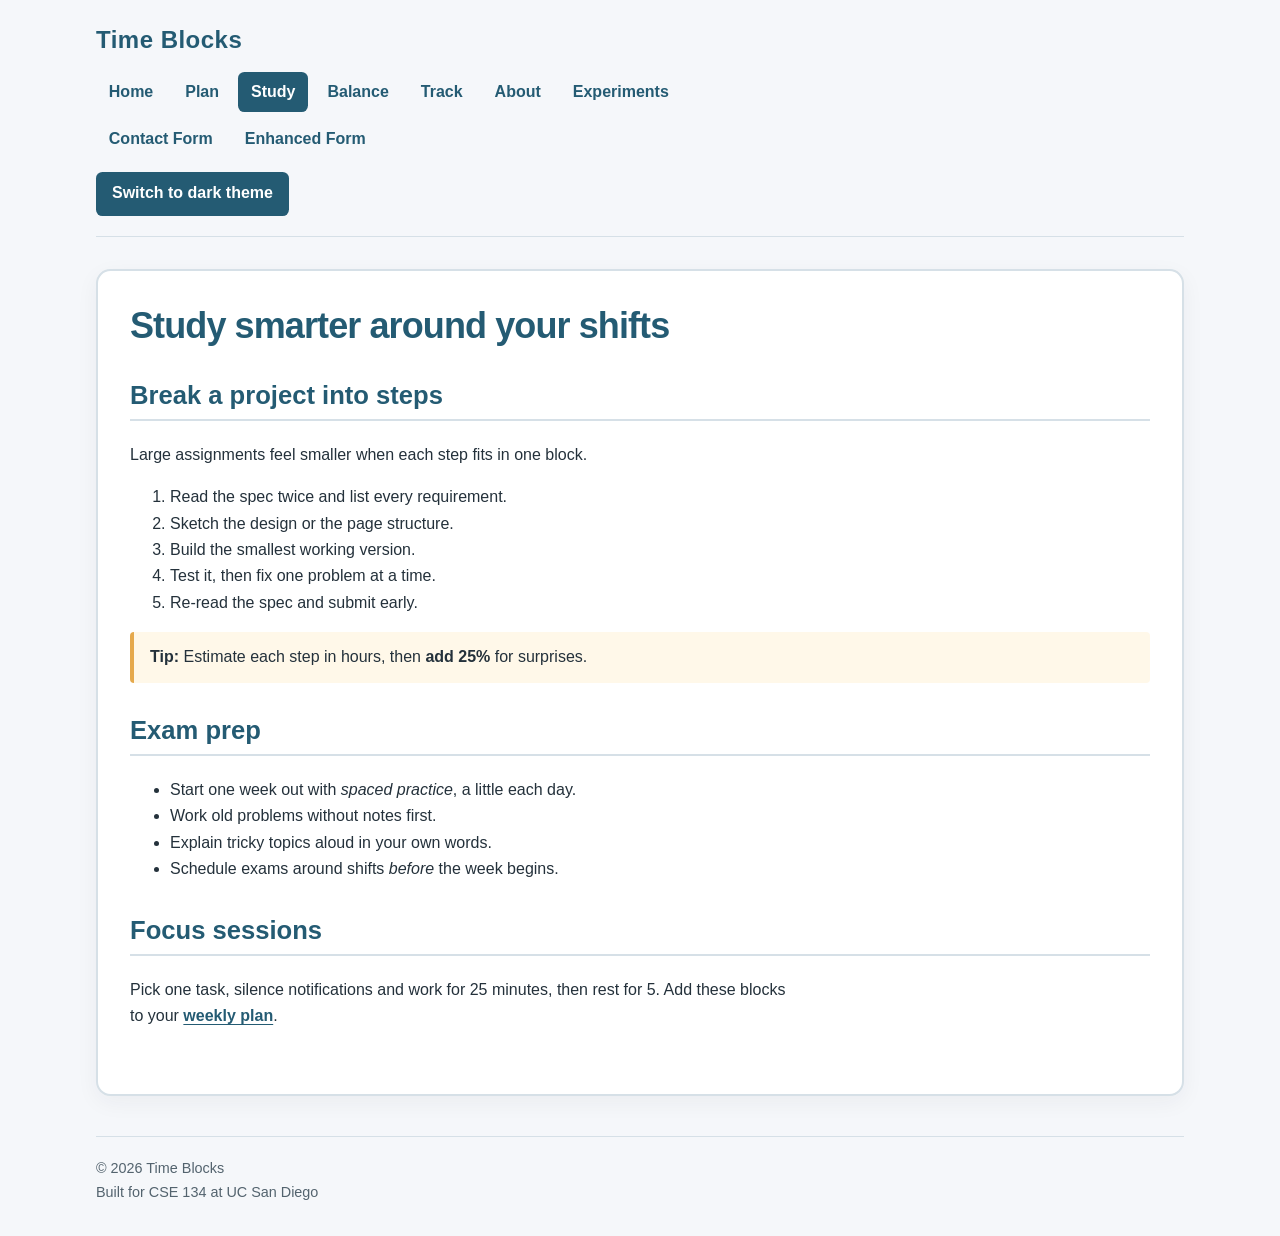
<file: part2/study.html>
<!DOCTYPE html>
<html lang="en">
<head>
<meta charset="utf-8">
<meta name="viewport" content="width=device-width, initial-scale=1">
<meta name="description" content="Break CS projects into steps, prepare for exams and protect focus time.">
<title>Study | Time Blocks</title>
<link rel="stylesheet" href="styles.css">
<script src="theme.js"></script>
</head>
<body>
<header>
<p><b>Time Blocks</b></p>
<nav aria-label="Main">
<ul>
<li><a href="index.html">Home</a></li>
<li><a href="plan.html">Plan</a></li>
<li><a href="study.html" aria-current="page">Study</a></li>
<li><a href="balance.html">Balance</a></li>
<li><a href="track.html">Track</a></li>
<li><a href="about.html">About</a></li>
<li><a href="experiments.html">Experiments</a></li>
<li><a href="form-no-js.html">Contact Form</a></li>
<li><a href="form-with-js.html">Enhanced Form</a></li>
</ul>
</nav>
</header>
<main>
<h1>Study smarter around your shifts</h1>
<section>
<h2>Break a project into steps</h2>
<p>Large assignments feel smaller when each step fits in one block.</p>
<ol>
<li>Read the spec twice and list every requirement.</li>
<li>Sketch the design or the page structure.</li>
<li>Build the smallest working version.</li>
<li>Test it, then fix one problem at a time.</li>
<li>Re-read the spec and submit early.</li>
</ol>
<study-tip>Estimate each step in hours, then <strong>add 25%</strong> for surprises.</study-tip>
</section>
<section>
<h2>Exam prep</h2>
<ul>
<li>Start one week out with <i>spaced practice</i>, a little each day.</li>
<li>Work old problems without notes first.</li>
<li>Explain tricky topics aloud in your own words.</li>
<li>Schedule exams around shifts <em>before</em> the week begins.</li>
</ul>
</section>
<section>
<h2>Focus sessions</h2>
<p>Pick one task, silence notifications and work for 25 minutes, then rest for 5. Add these blocks to your <a href="plan.html">weekly plan</a>.</p>
</section>
</main>
<footer>
<p>&copy; 2026 Time Blocks<br>
Built for CSE 134 at UC San Diego</p>

</footer>
</body>
</html>
</file>
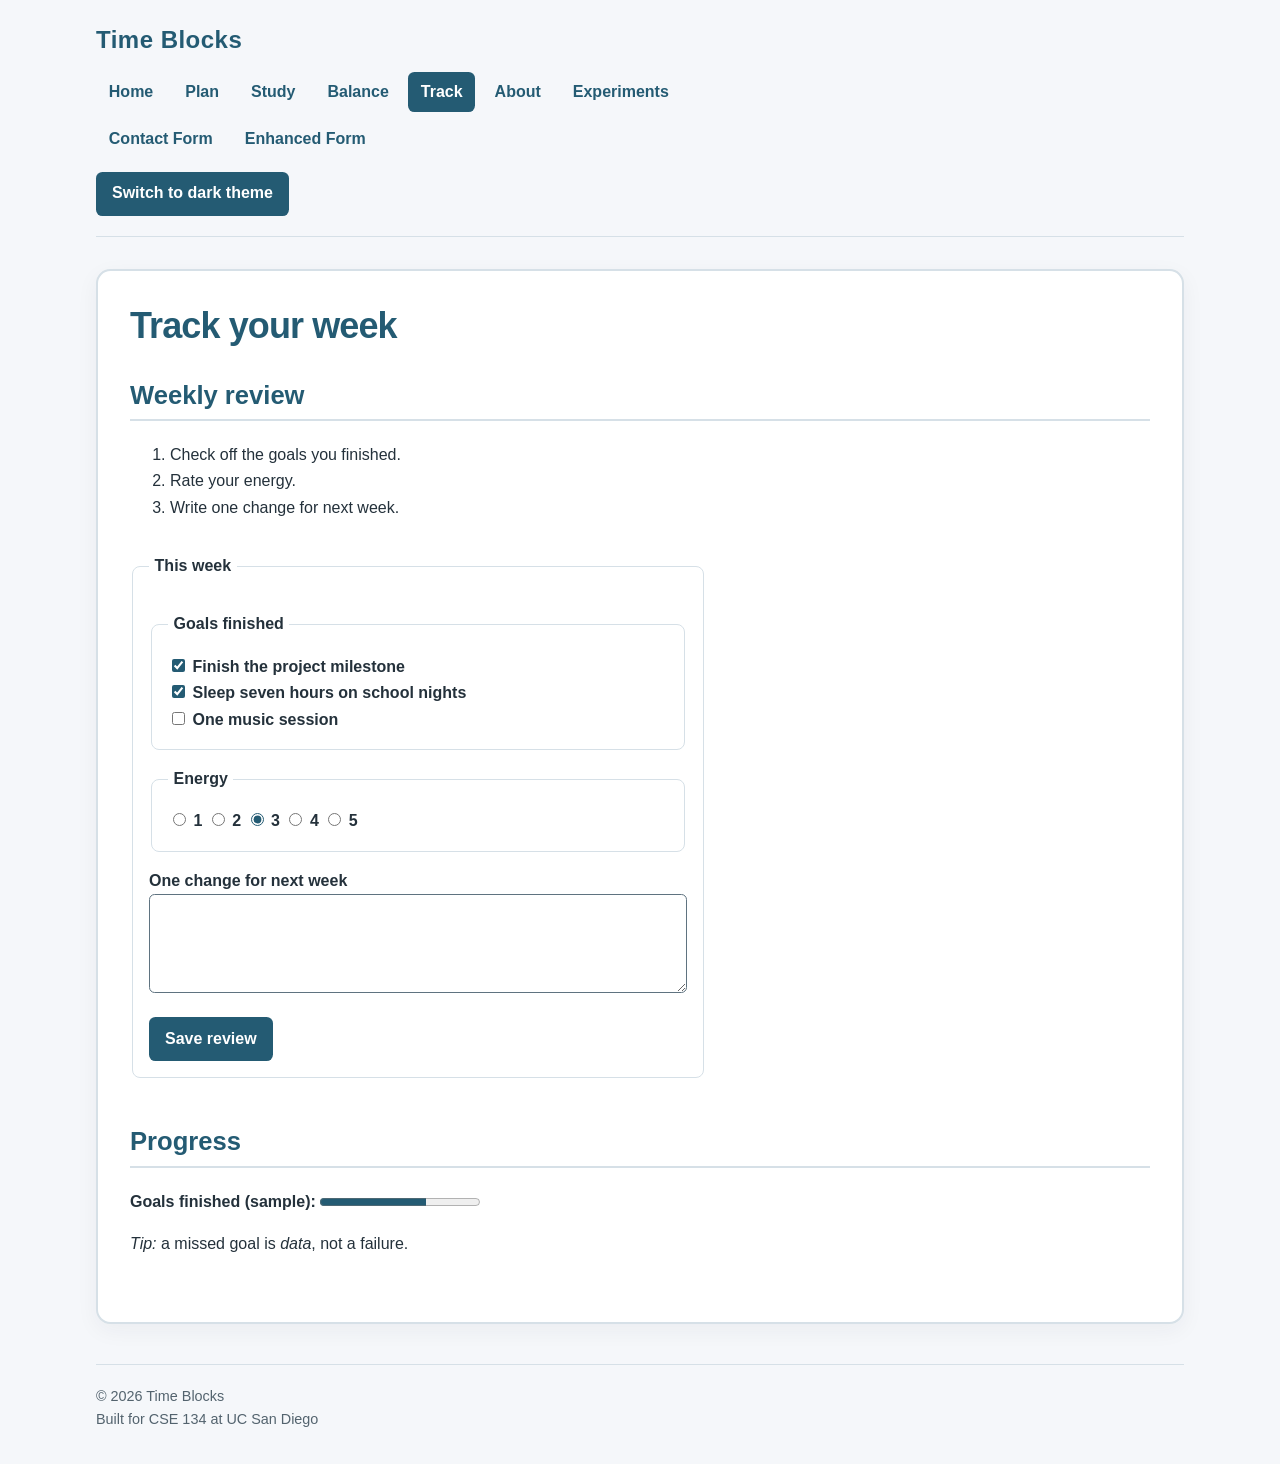
<file: part2/track.html>
<!DOCTYPE html>
<html lang="en">
<head>
<meta charset="utf-8">
<meta name="viewport" content="width=device-width, initial-scale=1">
<meta name="description" content="A short weekly review that compares your plan with what happened.">
<title>Track | Time Blocks</title>
<link rel="stylesheet" href="styles.css">
<script src="theme.js"></script>
</head>
<body>
<header>
<p><b>Time Blocks</b></p>
<nav aria-label="Main">
<ul>
<li><a href="index.html">Home</a></li>
<li><a href="plan.html">Plan</a></li>
<li><a href="study.html">Study</a></li>
<li><a href="balance.html">Balance</a></li>
<li><a href="track.html" aria-current="page">Track</a></li>
<li><a href="about.html">About</a></li>
<li><a href="experiments.html">Experiments</a></li>
<li><a href="form-no-js.html">Contact Form</a></li>
<li><a href="form-with-js.html">Enhanced Form</a></li>
</ul>
</nav>
</header>
<main>
<h1>Track your week</h1>
<section>
<h2>Weekly review</h2>
<ol>
<li>Check off the goals you finished.</li>
<li>Rate your energy.</li>
<li>Write one change for next week.</li>
</ol>
<form action="track.html" method="get">
<fieldset>
<legend>This week</legend>
<fieldset>
<legend>Goals finished</legend>
<input type="checkbox" id="goal-1" name="goal" value="1" checked>
<label for="goal-1">Finish the project milestone</label><br>
<input type="checkbox" id="goal-2" name="goal" value="2" checked>
<label for="goal-2">Sleep seven hours on school nights</label><br>
<input type="checkbox" id="goal-3" name="goal" value="3">
<label for="goal-3">One music session</label>
</fieldset>
<fieldset>
<legend>Energy</legend>
<input type="radio" id="e1" name="energy" value="1">
<label for="e1">1</label>
<input type="radio" id="e2" name="energy" value="2">
<label for="e2">2</label>
<input type="radio" id="e3" name="energy" value="3" checked>
<label for="e3">3</label>
<input type="radio" id="e4" name="energy" value="4">
<label for="e4">4</label>
<input type="radio" id="e5" name="energy" value="5">
<label for="e5">5</label>
</fieldset>
<p><label for="change">One change for next week</label><br>
<textarea id="change" name="change" rows="3" cols="40"></textarea></p>
<button type="submit">Save review</button>
</fieldset>
</form>
</section>
<section>
<h2>Progress</h2>
<p><label for="goals-done">Goals finished (sample):</label>
<progress id="goals-done" value="2" max="3">2 of 3 goals</progress></p>
<p><i>Tip:</i> a missed goal is <em>data</em>, not a failure.</p>
</section>
</main>
<footer>
<p>&copy; 2026 Time Blocks<br>
Built for CSE 134 at UC San Diego</p>

</footer>
</body>
</html>
</file>
<file: part2/styles.css>
/*
 * 
 * Name: Kiame McCartha
 * Repository: https://github.com/kmccartha/cse134hw4
 */

/* ==========================================================
 * Theme tokens. Light is the default, so every page (including
 * form-no-js.html, which has no JavaScript) is readable.
 * theme.js adds data-theme="dark" to <html> to switch themes.
 * ========================================================== */
:root {
    color-scheme: light;

    --color-ink: #24313b;
    --color-paper: #f5f7fa;
    --color-primary: #245b73;
    --color-primary-strong: #173f51;
    --color-on-primary: #ffffff;
    --color-accent: #e5a94d;
    --color-card: #ffffff;
    --color-card-alt: #fbfcfd;
    --color-border: #d6e0e7;
    --color-link-hover: #8a4b00;
    --color-nav-hover-bg: #e7eef2;
    --color-muted: #53636e;
    --color-hint: #3d4b55;
    --color-field-bg: #ffffff;
    --color-control-border: #5f7380;
    --color-invalid: #b00020;
    --color-invalid-bg: #fff5f6;
    --color-valid: #1b6e2d;
    --color-note-bg: #fff8e9;
    --color-note-text: #5c3200;
    --color-note-border: #8a4b00;
    --color-limit-bg: #e7eef2;
    --shadow-card: rgb(36 49 59 / 5%);
    --icon-invalid: url("data:image/svg+xml,%3Csvg xmlns='http://www.w3.org/2000/svg' viewBox='0 0 20 20'%3E%3Ccircle cx='10' cy='10' r='9' fill='%23b00020'/%3E%3Cpath d='M6 6l8 8M14 6l-8 8' stroke='white' stroke-width='2' stroke-linecap='round'/%3E%3C/svg%3E");
    --icon-valid: url("data:image/svg+xml,%3Csvg xmlns='http://www.w3.org/2000/svg' viewBox='0 0 20 20'%3E%3Ccircle cx='10' cy='10' r='9' fill='%231b6e2d'/%3E%3Cpath d='M5.5 10.5l3 3 6-7' fill='none' stroke='white' stroke-width='2' stroke-linecap='round' stroke-linejoin='round'/%3E%3C/svg%3E");

    --font-body: "Segoe UI", Arial, Helvetica, sans-serif;
    --content-width: 68rem;
    --space: 1.25rem;
}

:root[data-theme="dark"] {
    color-scheme: dark;

    --color-ink: #e6edf3;
    --color-paper: #11171c;
    --color-primary: #7fc4e0;
    --color-primary-strong: #a8dcf0;
    --color-on-primary: #0b1a22;
    --color-accent: #f0b95a;
    --color-card: #1a232b;
    --color-card-alt: #212c35;
    --color-border: #3a4955;
    --color-link-hover: #ffcf8a;
    --color-nav-hover-bg: #283641;
    --color-muted: #aab8c3;
    --color-hint: #c3cfd8;
    --color-field-bg: #0f151a;
    --color-control-border: #8ea3b2;
    --color-invalid: #ff8a95;
    --color-invalid-bg: #3a1a20;
    --color-valid: #6fd18a;
    --color-note-bg: #2c2616;
    --color-note-text: #ffe2a8;
    --color-note-border: #f0b95a;
    --color-limit-bg: #1f3341;
    --shadow-card: rgb(0 0 0 / 35%);
    --icon-invalid: url("data:image/svg+xml,%3Csvg xmlns='http://www.w3.org/2000/svg' viewBox='0 0 20 20'%3E%3Ccircle cx='10' cy='10' r='9' fill='%23ff8a95'/%3E%3Cpath d='M6 6l8 8M14 6l-8 8' stroke='%233a1a20' stroke-width='2' stroke-linecap='round'/%3E%3C/svg%3E");
    --icon-valid: url("data:image/svg+xml,%3Csvg xmlns='http://www.w3.org/2000/svg' viewBox='0 0 20 20'%3E%3Ccircle cx='10' cy='10' r='9' fill='%236fd18a'/%3E%3Cpath d='M5.5 10.5l3 3 6-7' fill='none' stroke='%230f2a17' stroke-width='2' stroke-linecap='round' stroke-linejoin='round'/%3E%3C/svg%3E");
}

/* Base typography and page spacing */
* {
    box-sizing: border-box;
}

body {
    margin: 0;
    background: var(--color-paper);
    color: var(--color-ink);
    font-family: var(--font-body);
    font-size: 1rem;
    line-height: 1.65;
}

header,
main,
body > footer {
    width: min(calc(100% - 2rem), var(--content-width));
    margin-inline: auto;
}

header {
    padding: 1.25rem 0;
    border-bottom: 1px solid var(--color-border);
}

header > p {
    margin: 0 0 0.75rem;
    color: var(--color-primary);
    font-size: 1.5rem;
    letter-spacing: 0.02em;
}

nav ul {
    display: flex;
    flex-wrap: wrap;
    gap: 0.4rem;
    list-style: none;
    margin: 0;
    padding: 0;
}

nav a {
    display: inline-block;
    padding: 0.45em 0.8em;
    border-radius: 0.4rem;
    color: var(--color-primary);
    font-weight: 600;
    text-decoration: none;
}

/* Attribute selector: mark the navigation link for the current page. */
nav a[aria-current="page"] {
    background: var(--color-primary);
    color: var(--color-on-primary);
}

nav a:hover {
    background: var(--color-nav-hover-bg);
    color: var(--color-link-hover);
}

main {
    margin-top: 2rem;
    margin-bottom: 2.5rem;
    padding: clamp(1rem, 3vw, 2rem);
    border: 2px solid var(--color-border);
    border-radius: 0.9rem;
    background: var(--color-card);
    box-shadow: 0 0.4rem 1.4rem var(--shadow-card);
}

h1,
h2,
h3 {
    line-height: 1.25;
    color: var(--color-primary);
}

h1 {
    margin-top: 0;
    font-size: 2.25rem;
    letter-spacing: -0.025em;
}

h2 {
    margin-top: 2rem;
    font-size: 1.6rem;
}

h3 {
    margin-top: 0;
    font-size: 1.2rem;
}

p,
ol,
ul {
    max-width: 75ch;
}

section {
    margin-block: 2rem;
}

/* Child combinator: style section headings directly inside sections. */
section > h2 {
    padding-bottom: 0.45rem;
    border-bottom: 2px solid var(--color-border);
}

/* Grid layout: homepage overview articles become responsive cards. */
.card-grid {
    display: grid;
    grid-template-columns: repeat(2, minmax(0, 1fr));
    gap: var(--space);
}

.card-grid > h2 {
    grid-column: 1 / -1;
}

.card-grid > article {
    min-width: 0;
    padding: 1.1rem;
    border: 1px solid var(--color-border);
    border-radius: 0.65rem;
    background: var(--color-card-alt);
}

.card-grid > article p {
    margin-bottom: 0;
}

/* Descendant combinator: links within main content use the shared link style. */
main a {
    color: var(--color-primary);
    font-weight: 600;
    text-underline-offset: 0.18em;
}

a:hover {
    color: var(--color-link-hover);
}

/* Adjacent sibling combinator: separate paragraphs from a heading consistently. */
h1 + p,
h2 + p,
h3 + p {
    margin-top: 0.5rem;
}

/* Images, embedded map, audio and video adapt to the available width. */
img,
picture,
iframe,
video,
audio,
canvas {
    max-width: 100%;
}

picture img,
main > img,
section > img {
    height: auto;
    border-radius: 0.65rem;
}

iframe,
video,
canvas {
    display: block;
}

iframe {
    width: 100%;
    max-width: 425px;
    border: 1px solid var(--color-border);
    border-radius: 0.5rem;
}

video {
    height: auto;
}

audio {
    width: 100%;
    max-width: 32rem;
}

/* Form controls remain readable and usable across pages. */
form,
fieldset {
    max-width: 100%;
}

fieldset {
    min-width: 0;
    margin-block: 1rem;
    padding: 1rem;
    border: 1px solid var(--color-border);
    border-radius: 0.5rem;
}

legend {
    padding-inline: 0.35rem;
    font-weight: 700;
}

label {
    font-weight: 600;
}

input,
select,
textarea,
button {
    max-width: 100%;
    font: inherit;
}

input:not([type="checkbox"]):not([type="radio"]),
select,
textarea {
    padding: 0.55em 0.7em;
    border: 1px solid var(--color-control-border);
    border-radius: 0.35rem;
    background: var(--color-field-bg);
    color: var(--color-ink);
}

input[type="checkbox"],
input[type="radio"] {
    accent-color: var(--color-primary);
}

textarea {
    width: 100%;
}

button,
input[type="submit"],
input[type="button"],
input[type="reset"] {
    padding: 0.55em 1em;
    border: 0;
    border-radius: 0.4rem;
    background: var(--color-primary);
    color: var(--color-on-primary);
    font-weight: 600;
    cursor: pointer;
}

button:hover,
input[type="submit"]:hover,
input[type="button"]:hover,
input[type="reset"]:hover {
    background: var(--color-primary-strong);
}

a:focus-visible,
button:focus-visible,
input:focus-visible,
select:focus-visible,
textarea:focus-visible,
summary:focus-visible {
    outline: 3px solid var(--color-accent);
    outline-offset: 3px;
}

progress {
    max-width: 100%;
    accent-color: var(--color-primary);
}

dialog {
    max-width: 100%;
    padding: 1rem 1.25rem;
    border: 1px solid var(--color-border);
    border-radius: 0.6rem;
    background: var(--color-card);
    color: var(--color-ink);
}

study-tip {
    display: block;
    margin: 1em 0;
    padding: 0.75em 1em;
    border-left: 4px solid var(--color-accent);
    border-radius: 0.25rem;
    background: var(--color-note-bg);
    color: var(--color-ink);
}

study-tip::before {
    content: "Tip: ";
    font-weight: 700;
}

body > footer {
    padding: 1.25rem 0 2rem;
    border-top: 1px solid var(--color-border);
    color: var(--color-muted);
    font-size: 0.9rem;
}

body > footer p {
    margin: 0;
}

/* Contact form layout: labels sit above their controls. */
form {
    display: grid;
    gap: 1.25rem;
    max-width: 36rem;
}

.form-field {
    display: flex;
    flex-direction: column;
    gap: 0.35rem;
}

.form-field .hint {
    margin: 0;
    font-size: 0.9rem;
    color: var(--color-hint);
}

/* Required controls. Border width, padding, and icon space stay the
   same in every state, so validation feedback never shifts the layout. */
.form-field input:required,
.form-field textarea:required {
    width: 100%;
    padding: 0.55em 2.5rem 0.55em 0.7em;
    border: 2px solid var(--color-control-border);
    border-left-width: 6px;
    border-radius: 0.35rem;
    background-color: var(--color-field-bg);
    background-repeat: no-repeat;
    background-position: right 0.75rem center;
    background-size: 1.1rem;
}

.form-field textarea:required {
    resize: vertical;
    background-position: right 0.75rem top 0.75rem;
}

/* Invalid after the user interacts: color + dashed edges + "x" icon.
   Not color alone: the border style and icon also change. */
.form-field input:user-invalid,
.form-field textarea:user-invalid {
    border-color: var(--color-invalid);
    border-top-style: dashed;
    border-bottom-style: dashed;
    background-color: var(--color-invalid-bg);
    background-image: var(--icon-invalid);
}

/* Valid after the user interacts: color + checkmark icon */
.form-field input:user-valid,
.form-field textarea:user-valid {
    border-color: var(--color-valid);
    background-image: var(--icon-valid);
}

/* Form focus ring: uses the primary color so it stays visible in both themes. */
form input:focus-visible,
form textarea:focus-visible,
form button:focus-visible {
    outline: 3px solid var(--color-primary);
    outline-offset: 3px;
}

form button[type="submit"] {
    justify-self: start;
}

/* Enhanced form: message areas (revealed by form.js) */
[hidden] {
    display: none !important;
}

.message-wrap {
    display: grid;
    gap: 1rem;
}

.message-area {
    padding: 0.85rem 1rem;
    border: 2px solid var(--color-border);
    border-left: 6px solid var(--color-primary);
    border-radius: 0.5rem;
    background: var(--color-card-alt);
}

.message-area h2 {
    margin: 0 0 0.5rem;
    padding: 0;
    border: 0;
    font-size: 1.1rem;
}

.message-area p {
    margin: 0;
}

#error-area {
    border-left-color: var(--color-invalid);
}

#error-list {
    margin: 0;
    padding-left: 1.25rem;
}

#error-list:empty {
    display: none;
}

#error-list li + li {
    margin-top: 0.4rem;
}

/* Constant border width so warnings never shift the layout */
#length-status {
    margin-top: 0.35rem;
    padding: 0.35rem 0.6rem;
    border: 2px solid transparent;
    border-radius: 0.35rem;
}

#length-status.is-warning {
    border-color: var(--color-note-border);
    border-style: dashed;
    background: var(--color-note-bg);
    color: var(--color-note-text);
    font-weight: 700;
}

#length-status.is-limit {
    border-color: var(--color-primary);
    border-style: solid;
    background: var(--color-limit-bg);
    color: var(--color-ink);
    font-weight: 700;
}

/* Theme switch button (created by theme.js, so it never appears without JavaScript) */
.theme-toggle {
    margin-top: 0.75rem;
}

/* View transitions: the browser's default cross-fade runs when the theme changes.
   Reduced motion removes the animation; the theme still switches instantly. */
@media (prefers-reduced-motion: reduce) {
    ::view-transition-group(*),
    ::view-transition-old(*),
    ::view-transition-new(*) {
        animation: none !important;
    }
}

/* Narrow screens: stack cards and keep navigation and controls accessible. */
@media (max-width: 40rem) {
    header,
    main,
    body > footer {
        width: calc(100% - 1rem);
    }

    header {
        padding-top: 1rem;
    }

    nav ul {
        gap: 0.2rem;
    }

    nav a {
        padding: 0.45em 0.55em;
    }

    main {
        margin-top: 1rem;
        padding: 1rem;
    }

    h1 {
        font-size: 1.8rem;
    }

    h2 {
        font-size: 1.4rem;
    }

    .card-grid {
        grid-template-columns: minmax(0, 1fr);
    }

    input:not([type="checkbox"]):not([type="radio"]),
    select,
    textarea {
        width: 100%;
    }

    form button[type="submit"] {
        justify-self: stretch;
    }
}
</file>
<file: part1/cheese.css>
/*
 * Name: Kiame McCartha
 * Repository: https://github.com/kmccartha/CSE134-HW3
 */

/* Typography, inherited by child elements */
body {
    font-family: Georgia, "Times New Roman", serif;
    color: #302820;
    line-height: 1.7;
    background-color: #f8f3e8;
    max-width: 850px;
    margin: 0 auto;
    padding: 2rem;
}

/* Main heading */
h1 {
    font-size: 2.5rem;
    color: #793b2e;
    line-height: 1.2;
    border-bottom: 3px solid #c99b52;
    padding-bottom: 0.5rem;
}

/* Section headings */
h2 {
    font-size: 1.6rem;
    color: #476344;
    margin-top: 2rem;
    border-bottom: 1px solid #d8c9ae;
    padding-bottom: 0.3rem;
}

.latin {
    font-style: italic;
}

#warning {
    background-color: #f7dfd5;
    border-left: 5px solid #b44335;
    padding: 1rem;
    margin: 1.5rem 0;
    border-radius: 4px;
}

/* Cheese family descriptions */
dl {
    margin: 1.5rem 0;
}

dt {
    font-weight: bold;
    color: #793b2e;
    margin-top: 1rem;
}

dd {
    margin-left: 1.5rem;
}

/* Quotation */
blockquote {
    border-left: 4px solid #c99b52;
    margin: 2rem 0;
    padding: 1rem 1.5rem;
    background-color: #eee7d8;
}

blockquote p {
    font-size: 1.1rem;
    font-style: italic;
    margin-top: 0;
}

blockquote footer {
    color: #625849;
    font-size: 0.9rem;
}

/* Links */
a {
    color: #275d50;
    text-decoration: underline;
    text-underline-offset: 3px;
}

a:hover {
    color: #a13c2f;
    text-decoration-thickness: 2px;
}

a:focus {
    outline: 3px solid #c17b20;
    outline-offset: 3px;
    background-color: #fff0bf;
}

/* Form layout */
fieldset {
    border: 1px solid #c9b99d;
    border-radius: 6px;
    padding: 1rem 1.5rem;
    margin: 1rem 0;
}

legend {
    font-weight: bold;
    color: #476344;
    padding: 0 0.5rem;
}

input[type="checkbox"] {
    accent-color: #476344;
}

input[type="text"] {
    max-width: 100%;
    padding: 0.5rem;
    border: 1px solid #9b927f;
    border-radius: 4px;
    background-color: #fffdf8;
    color: #302820;
}

button {
    font: inherit;
    padding: 0.5rem 1rem;
    border: 1px solid #476344;
    border-radius: 4px;
    background-color: #476344;
    color: white;
    cursor: pointer;
}

button:hover {
    background-color: #304831;
}

/* Visible keyboard focus for form controls */
input:focus,
button:focus {
    outline: 3px solid #c17b20;
    outline-offset: 3px;
}

/* Cascade demonstration */
h2 {
    color: #8a5a20;
}
</file>
